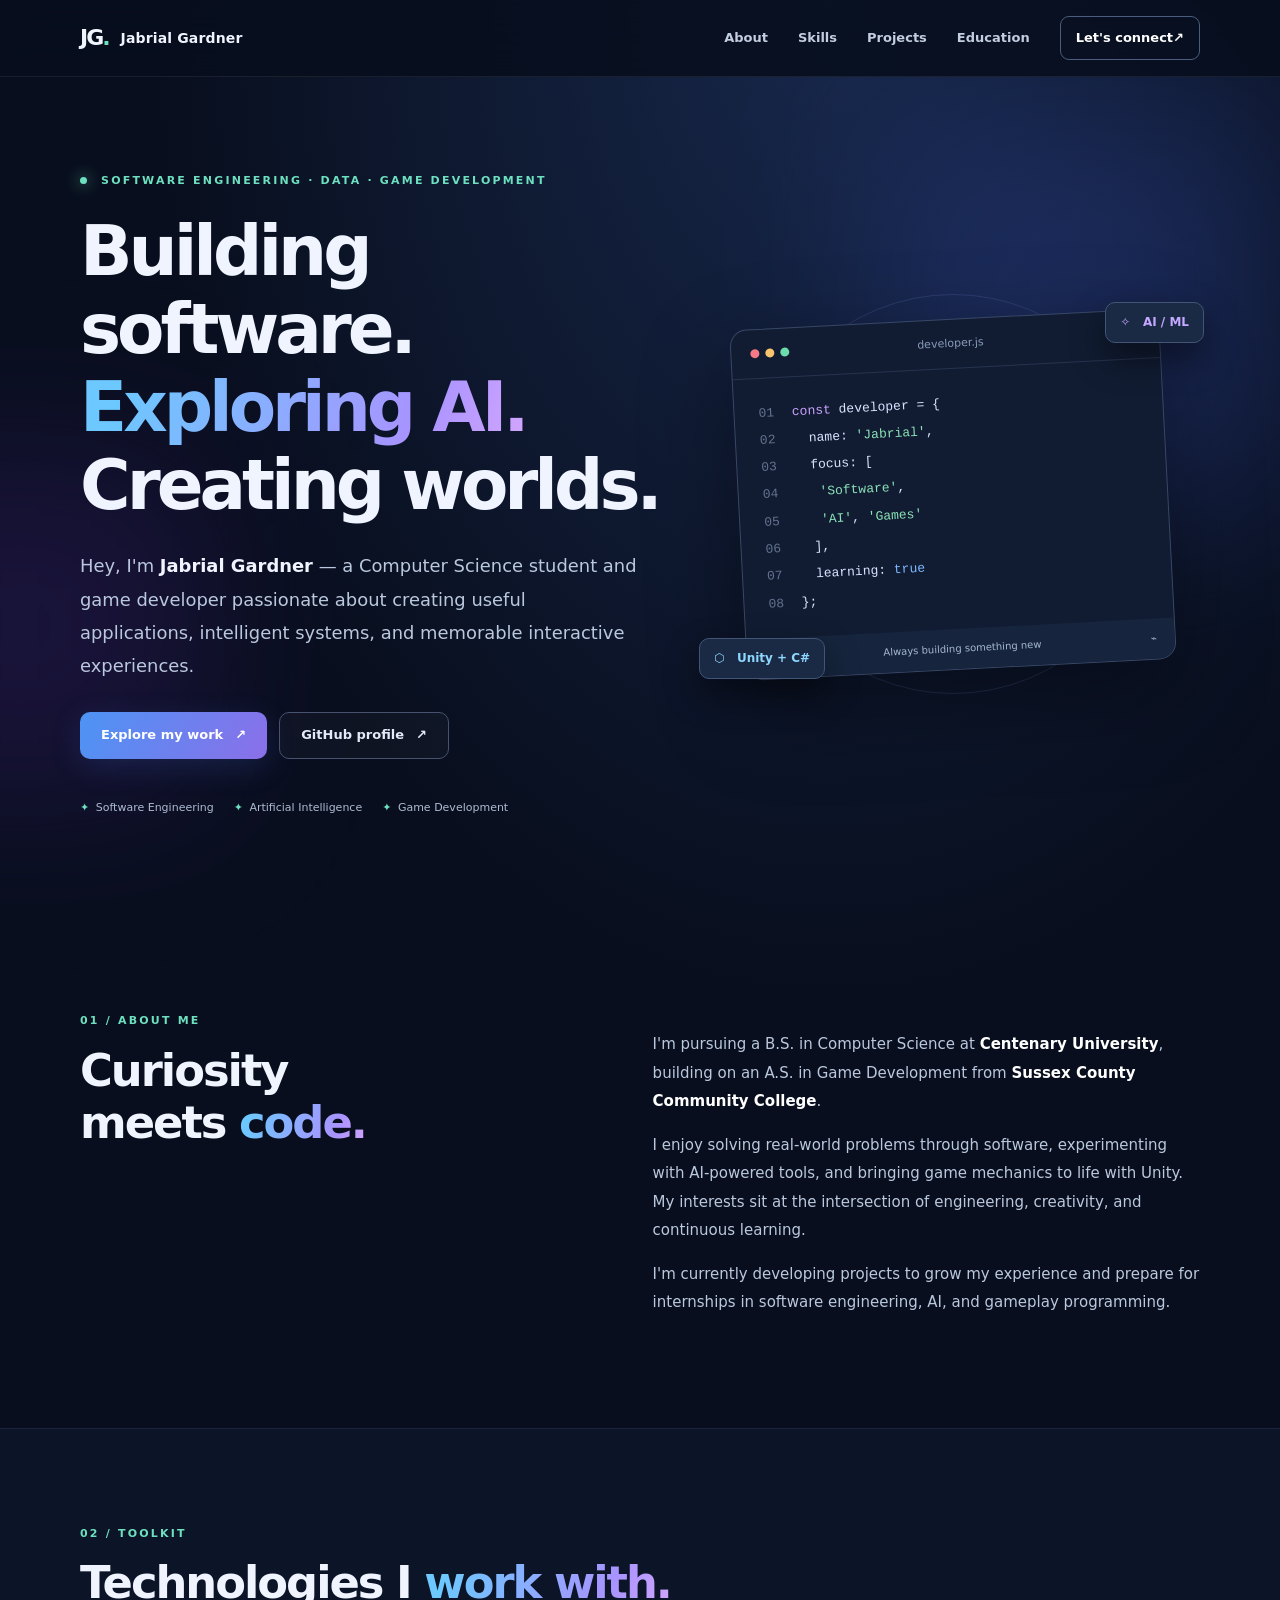
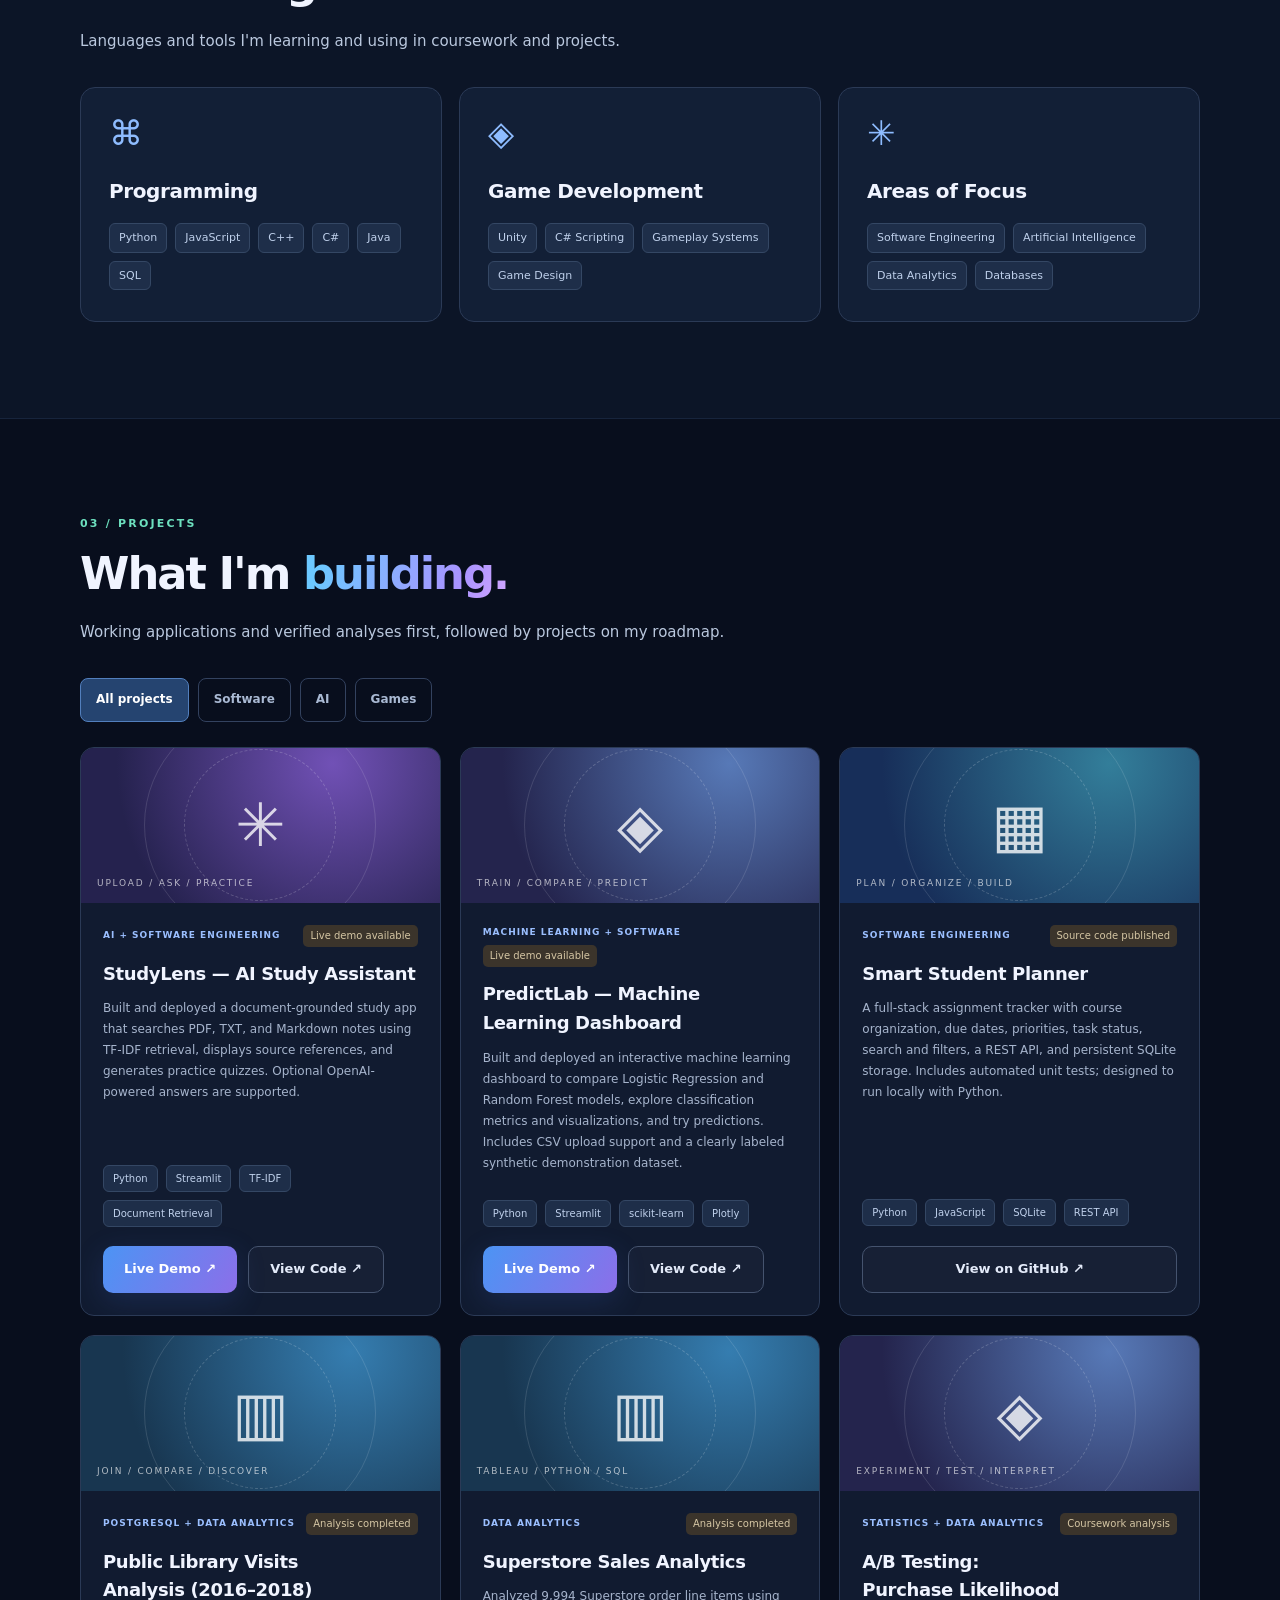
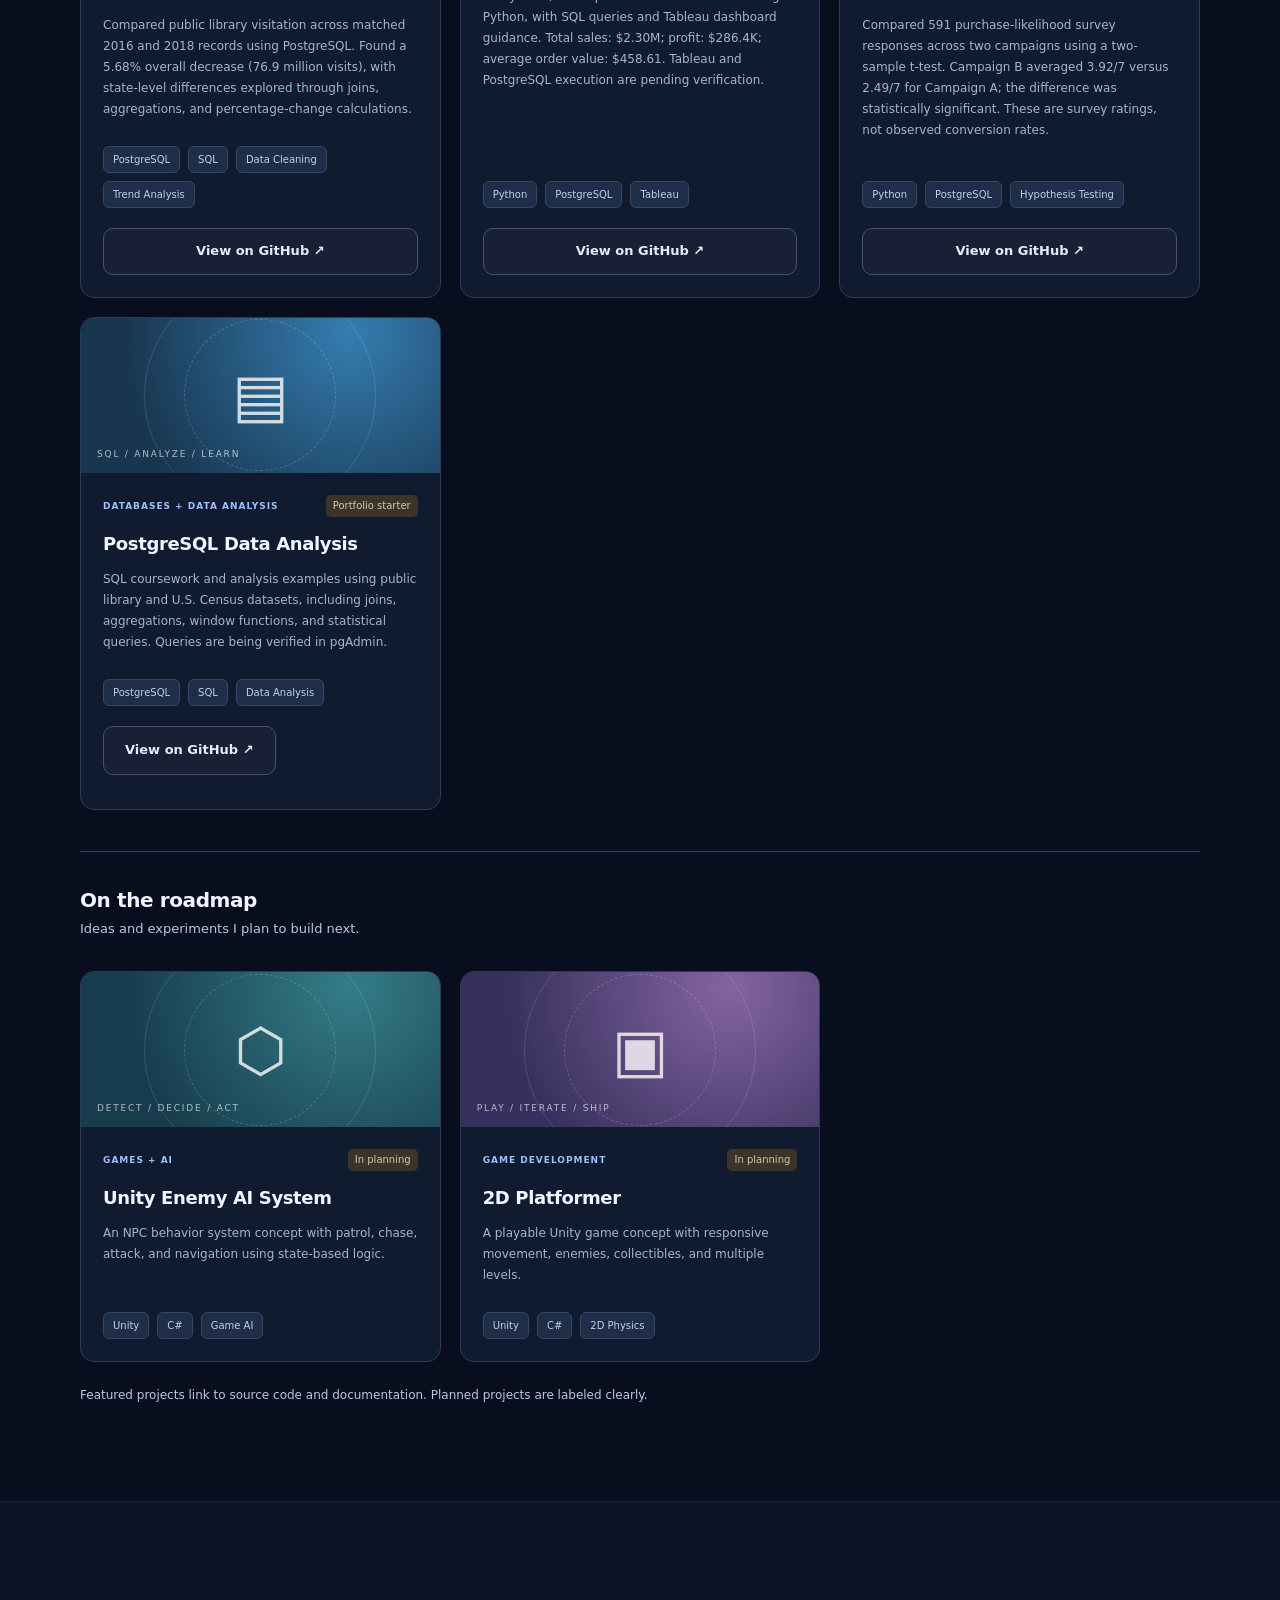
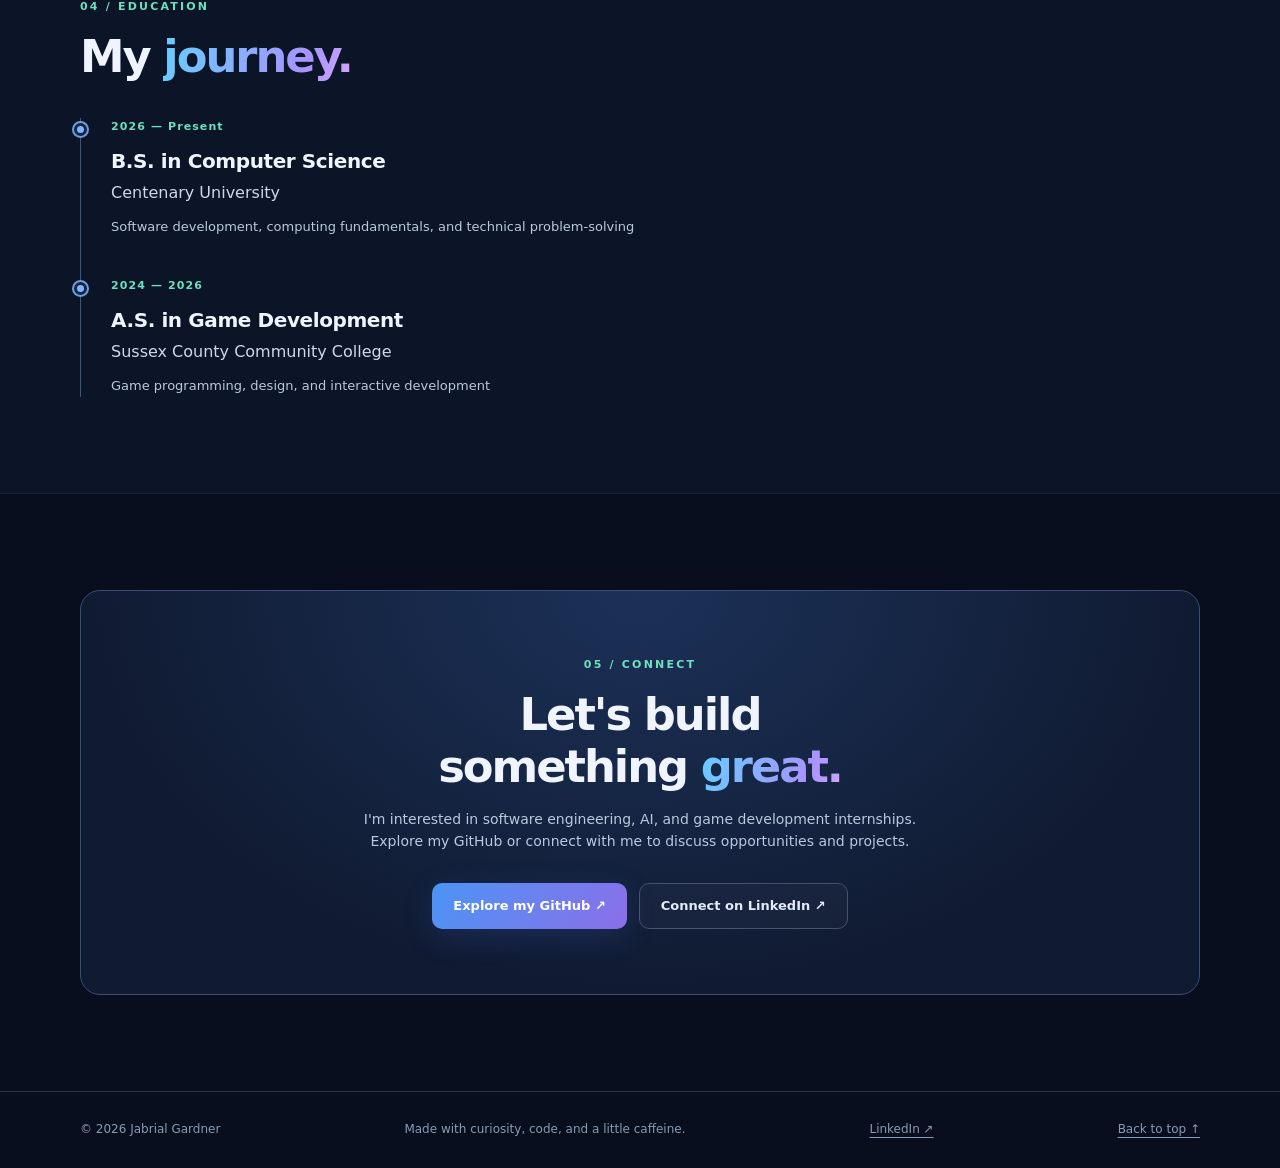
<file: index.html>
<!DOCTYPE html>

<html lang="en">
<head>
<meta charset="utf-8"/>
<meta content="width=device-width, initial-scale=1" name="viewport"/>
<meta content="#080e1d" name="theme-color"/>
<meta content="dark" name="color-scheme"/>
<meta content="Jabrial Gardner — computer science student exploring software engineering, artificial intelligence, and game development." name="description"/>
<title>Jabrial Gardner | Software • AI • Games</title>
<link href="style.css" rel="stylesheet"/>
<script defer="" src="script.js"></script>
</head>
<body>
<a class="skip-link" href="#main">Skip to content</a>
<div aria-hidden="true" class="glow glow-one"></div><div aria-hidden="true" class="glow glow-two"></div>
<header class="site-header">
<nav aria-label="Main navigation" class="nav wrap">
<a aria-label="Jabrial Gardner, home" class="brand" href="#home"><span class="brand-icon">JG<span class="brand-dot">.</span></span><span class="brand-name">Jabrial Gardner</span></a>
<button aria-controls="nav-links" aria-expanded="false" aria-label="Toggle menu" class="menu-toggle" type="button"><span></span><span></span><span></span></button>
<div class="nav-links" id="nav-links"><a href="#about">About</a><a href="#skills">Skills</a><a href="#projects">Projects</a><a href="#education">Education</a><a class="nav-contact" href="#contact">Let's connect <span aria-hidden="true">↗</span></a></div>
</nav>
</header>
<main id="main">
<section class="hero wrap" id="home">
<div class="hero-content">
<p class="eyebrow"><span class="status-dot"></span> SOFTWARE ENGINEERING · DATA · GAME DEVELOPMENT</p>
<h1>Building software.<br/><span class="gradient-text">Exploring AI.</span><br/>Creating worlds.</h1>
<p class="hero-intro">Hey, I'm <strong>Jabrial Gardner</strong> — a Computer Science student and game developer passionate about creating useful applications, intelligent systems, and memorable interactive experiences.</p>
<div class="hero-actions"><a class="btn btn-primary" href="#projects">Explore my work <span aria-hidden="true">↗</span></a><a class="btn btn-outline" href="https://github.com/Racks-work" rel="noopener noreferrer" target="_blank">GitHub profile <span aria-hidden="true">↗</span></a></div>
<div class="hero-meta"><span><span class="meta-mark">✦</span> Software Engineering</span><span><span class="meta-mark">✦</span> Artificial Intelligence</span><span><span class="meta-mark">✦</span> Game Development</span></div>
</div>
<div aria-label="Illustration of a developer workspace" class="hero-visual">
<div class="orbit orbit-one"></div><div class="orbit orbit-two"></div>
<div class="code-card"><div class="code-top"><span class="traffic"><i></i><i></i><i></i></span><span>developer.js</span><span class="code-dots">•••</span></div><div class="code-body"><div><span class="ln">01</span> <span class="purple">const</span> developer = {</div><div><span class="ln">02</span>   name: <span class="green">'Jabrial'</span>,</div><div><span class="ln">03</span>   focus: [</div><div><span class="ln">04</span>    <span class="green">'Software'</span>,</div><div><span class="ln">05</span>    <span class="green">'AI'</span>, <span class="green">'Games'</span></div><div><span class="ln">06</span>   ],</div><div><span class="ln">07</span>   learning: <span class="blue">true</span></div><div><span class="ln">08</span> };</div></div><div class="code-footer"><span>●</span> Always building something new <span>⌁</span></div></div>
<div class="float-chip chip-ai">✧   AI / ML</div><div class="float-chip chip-unity">⬡   Unity + C#</div>
</div>
</section>
<section class="section wrap" id="about"><div class="section-label">01 / ABOUT ME</div><div class="about-grid"><div><h2>Curiosity meets <span class="gradient-text">code.</span></h2></div><div class="about-copy"><p>I'm pursuing a B.S. in Computer Science at <strong>Centenary University</strong>, building on an A.S. in Game Development from <strong>Sussex County Community College</strong>.</p><p>I enjoy solving real-world problems through software, experimenting with AI-powered tools, and bringing game mechanics to life with Unity. My interests sit at the intersection of engineering, creativity, and continuous learning.</p><p>I'm currently developing projects to grow my experience and prepare for internships in software engineering, AI, and gameplay programming.</p></div></div></section>
<section class="section section-alt" id="skills"><div class="wrap"><div class="section-label">02 / TOOLKIT</div><div class="section-heading"><h2>Technologies I <span class="gradient-text">work with.</span></h2><p>Languages and tools I'm learning and using in coursework and projects.</p></div><div class="skills-grid"><article class="skill-card"><div class="skill-icon">⌘</div><h3>Programming</h3><div class="tag-list"><span>Python</span><span>JavaScript</span><span>C++</span><span>C#</span><span>Java</span><span>SQL</span></div></article><article class="skill-card"><div class="skill-icon">◈</div><h3>Game Development</h3><div class="tag-list"><span>Unity</span><span>C# Scripting</span><span>Gameplay Systems</span><span>Game Design</span></div></article><article class="skill-card"><div class="skill-icon">✳</div><h3>Areas of Focus</h3><div class="tag-list"><span>Software Engineering</span><span>Artificial Intelligence</span><span>Data Analytics</span><span>Databases</span></div></article></div></div></section>
<section class="section wrap" id="projects"><div class="section-label">03 / PROJECTS</div><div class="section-heading"><h2>What I'm <span class="gradient-text">building.</span></h2><p>Working applications and verified analyses first, followed by projects on my roadmap.</p></div><div aria-label="Filter projects" class="filter-bar" role="group"><button aria-pressed="true" class="filter active" data-filter="all">All projects</button><button aria-pressed="false" class="filter" data-filter="software">Software</button><button aria-pressed="false" class="filter" data-filter="ai">AI</button><button aria-pressed="false" class="filter" data-filter="games">Games</button></div><div class="project-grid"><article class="project-card" data-category="ai software"><div class="project-art art-study"><div class="art-icon">✳</div><span>UPLOAD / ASK / PRACTICE</span></div><div class="project-body"><div class="project-top"><span class="category">AI + SOFTWARE ENGINEERING</span><span class="status">Live demo available</span></div><h3>StudyLens — AI Study Assistant</h3><p>Built and deployed a document-grounded study app that searches PDF, TXT, and Markdown notes using TF-IDF retrieval, displays source references, and generates practice quizzes. Optional OpenAI-powered answers are supported.</p><div class="tech"><span>Python</span><span>Streamlit</span><span>TF-IDF</span><span>Document Retrieval</span></div><div class="project-actions"><a aria-label="Try StudyLens live demo" class="btn btn-primary" href="https://ai-study-assistant-hog2frvsqupkwhchdvicth.streamlit.app" rel="noopener noreferrer" target="_blank">Live Demo ↗</a><a aria-label="View StudyLens source code on GitHub" class="btn btn-outline" href="https://github.com/Racks-work/ai-study-assistant" rel="noopener noreferrer" target="_blank">View Code ↗</a></div></div></article><article class="project-card" data-category="ai software">
<div class="project-art art-ml"><div class="art-icon">◈</div><span>TRAIN / COMPARE / PREDICT</span></div>
<div class="project-body"><div class="project-top"><span class="category">MACHINE LEARNING + SOFTWARE</span><span class="status">Live demo available</span></div>
<h3>PredictLab — Machine Learning Dashboard</h3>
<p>Built and deployed an interactive machine learning dashboard to compare Logistic Regression and Random Forest models, explore classification metrics and visualizations, and try predictions. Includes CSV upload support and a clearly labeled synthetic demonstration dataset.</p>
<div class="tech"><span>Python</span><span>Streamlit</span><span>scikit-learn</span><span>Plotly</span></div>
<div class="project-actions"><a aria-label="Try PredictLab live demo" class="btn btn-primary" href="https://predictlab-racks.streamlit.app/" rel="noopener noreferrer" target="_blank">Live Demo ↗</a><a aria-label="View PredictLab source code on GitHub" class="btn btn-outline" href="https://github.com/Racks-work/ml-prediction-dashboard" rel="noopener noreferrer" target="_blank">View Code ↗</a></div>
</div></article><article class="project-card" data-category="software"><div class="project-art art-planner"><div class="art-icon">▦</div><span>PLAN / ORGANIZE / BUILD</span></div><div class="project-body"><div class="project-top"><span class="category">SOFTWARE ENGINEERING</span><span class="status">Source code published</span></div><h3>Smart Student Planner</h3><p>A full-stack assignment tracker with course organization, due dates, priorities, task status, search and filters, a REST API, and persistent SQLite storage. Includes automated unit tests; designed to run locally with Python.</p><div class="tech"><span>Python</span><span>JavaScript</span><span>SQLite</span><span>REST API</span></div><a class="btn btn-outline" href="https://github.com/Racks-work/smart-student-planner" rel="noopener noreferrer" target="_blank">View on GitHub ↗</a></div></article><article class="project-card" data-category="software"><div class="project-art art-data"><div class="art-icon">▥</div><span>JOIN / COMPARE / DISCOVER</span></div><div class="project-body"><div class="project-top"><span class="category">POSTGRESQL + DATA ANALYTICS</span><span class="status">Analysis completed</span></div><h3>Public Library Visits Analysis (2016–2018)</h3><p>Compared public library visitation across matched 2016 and 2018 records using PostgreSQL. Found a 5.68% overall decrease (76.9 million visits), with state-level differences explored through joins, aggregations, and percentage-change calculations.</p><div class="tech"><span>PostgreSQL</span><span>SQL</span><span>Data Cleaning</span><span>Trend Analysis</span></div><a class="btn btn-outline" href="https://github.com/Racks-work/postgresql-data-analysis" rel="noopener noreferrer" target="_blank">View on GitHub ↗</a></div></article><article class="project-card" data-category="software"><div class="project-art art-data"><div class="art-icon">▥</div><span>TABLEAU / PYTHON / SQL</span></div><div class="project-body"><div class="project-top"><span class="category">DATA ANALYTICS</span><span class="status">Analysis completed</span></div><h3>Superstore Sales Analytics</h3><p>Analyzed 9,994 Superstore order line items using Python, with SQL queries and Tableau dashboard guidance. Total sales: $2.30M; profit: $286.4K; average order value: $458.61. Tableau and PostgreSQL execution are pending verification.</p><div class="tech"><span>Python</span><span>PostgreSQL</span><span>Tableau</span></div><a class="btn btn-outline" href="https://github.com/Racks-work/superstore-sales-analytics" rel="noopener noreferrer" target="_blank">View on GitHub ↗</a></div></article><article class="project-card" data-category="ai software"><div class="project-art art-ml"><div class="art-icon">◈</div><span>EXPERIMENT / TEST / INTERPRET</span></div><div class="project-body"><div class="project-top"><span class="category">STATISTICS + DATA ANALYTICS</span><span class="status">Coursework analysis</span></div><h3>A/B Testing: Purchase Likelihood</h3><p>Compared 591 purchase-likelihood survey responses across two campaigns using a two-sample t-test. Campaign B averaged 3.92/7 versus 2.49/7 for Campaign A; the difference was statistically significant. These are survey ratings, not observed conversion rates.</p><div class="tech"><span>Python</span><span>PostgreSQL</span><span>Hypothesis Testing</span></div><a class="btn btn-outline" href="https://github.com/Racks-work/ab-testing-analysis" rel="noopener noreferrer" target="_blank">View on GitHub ↗</a></div></article><article class="project-card" data-category="software"><div class="project-art art-data"><div class="art-icon">▤</div><span>SQL / ANALYZE / LEARN</span></div><div class="project-body"><div class="project-top"><span class="category">DATABASES + DATA ANALYSIS</span><span class="status">Portfolio starter</span></div><h3>PostgreSQL Data Analysis</h3><p>SQL coursework and analysis examples using public library and U.S. Census datasets, including joins, aggregations, window functions, and statistical queries. Queries are being verified in pgAdmin.</p><div class="tech"><span>PostgreSQL</span><span>SQL</span><span>Data Analysis</span></div><p><a aria-label="View PostgreSQL Data Analysis on GitHub" class="btn btn-outline" href="https://github.com/Racks-work/postgresql-data-analysis" rel="noopener noreferrer" target="_blank">View on GitHub ↗</a></p></div></article><div class="planned-heading"><h3>On the roadmap</h3><p>Ideas and experiments I plan to build next.</p></div><article class="project-card" data-category="games ai"><div class="project-art art-npc"><div class="art-icon">⬡</div><span>DETECT / DECIDE / ACT</span></div><div class="project-body"><div class="project-top"><span class="category">GAMES + AI</span><span class="status">In planning</span></div><h3>Unity Enemy AI System</h3><p>An NPC behavior system concept with patrol, chase, attack, and navigation using state-based logic.</p><div class="tech"><span>Unity</span><span>C#</span><span>Game AI</span></div></div></article><article class="project-card" data-category="games"><div class="project-art art-platformer"><div class="art-icon">▣</div><span>PLAY / ITERATE / SHIP</span></div><div class="project-body"><div class="project-top"><span class="category">GAME DEVELOPMENT</span><span class="status">In planning</span></div><h3>2D Platformer</h3><p>A playable Unity game concept with responsive movement, enemies, collectibles, and multiple levels.</p><div class="tech"><span>Unity</span><span>C#</span><span>2D Physics</span></div></div></article></div><div class="project-note">Featured projects link to source code and documentation. Planned projects are labeled clearly.</div></section>
<section class="section section-alt" id="education"><div class="wrap"><div class="section-label">04 / EDUCATION</div><div class="section-heading"><h2>My <span class="gradient-text">journey.</span></h2></div><div class="timeline"><div class="timeline-item"><div class="timeline-dot"></div><div><div class="timeline-date">2026 — Present</div><h3>B.S. in Computer Science</h3><p>Centenary University</p><span>Software development, computing fundamentals, and technical problem-solving</span></div></div><div class="timeline-item"><div class="timeline-dot"></div><div><div class="timeline-date">2024 — 2026</div><h3>A.S. in Game Development</h3><p>Sussex County Community College</p><span>Game programming, design, and interactive development</span></div></div></div></div></section>
<section class="section wrap contact-section" id="contact"><div class="contact-panel"><div class="section-label">05 / CONNECT</div><h2>Let's build something <span class="gradient-text">great.</span></h2><p>I'm interested in software engineering, AI, and game development internships. Explore my GitHub or connect with me to discuss opportunities and projects.</p><div class="contact-actions"><a class="btn btn-primary" href="https://github.com/Racks-work" rel="noopener noreferrer" target="_blank">Explore my GitHub ↗</a><a class="btn btn-outline" href="https://www.linkedin.com/in/jabrial-gardner-47481b213/" rel="noopener noreferrer" target="_blank" aria-label="Connect with Jabrial Gardner on LinkedIn">Connect on LinkedIn ↗</a></div></div></section>
</main>
<footer class="footer"><div class="wrap footer-inner"><span>© <span id="year">2026</span> Jabrial Gardner</span><span>Made with curiosity, code, and a little caffeine.</span><a href="https://www.linkedin.com/in/jabrial-gardner-47481b213/" rel="noopener noreferrer" target="_blank" aria-label="Jabrial Gardner on LinkedIn">LinkedIn ↗</a><a href="#home">Back to top ↑</a></div></footer>
</body>
</html>
</file>
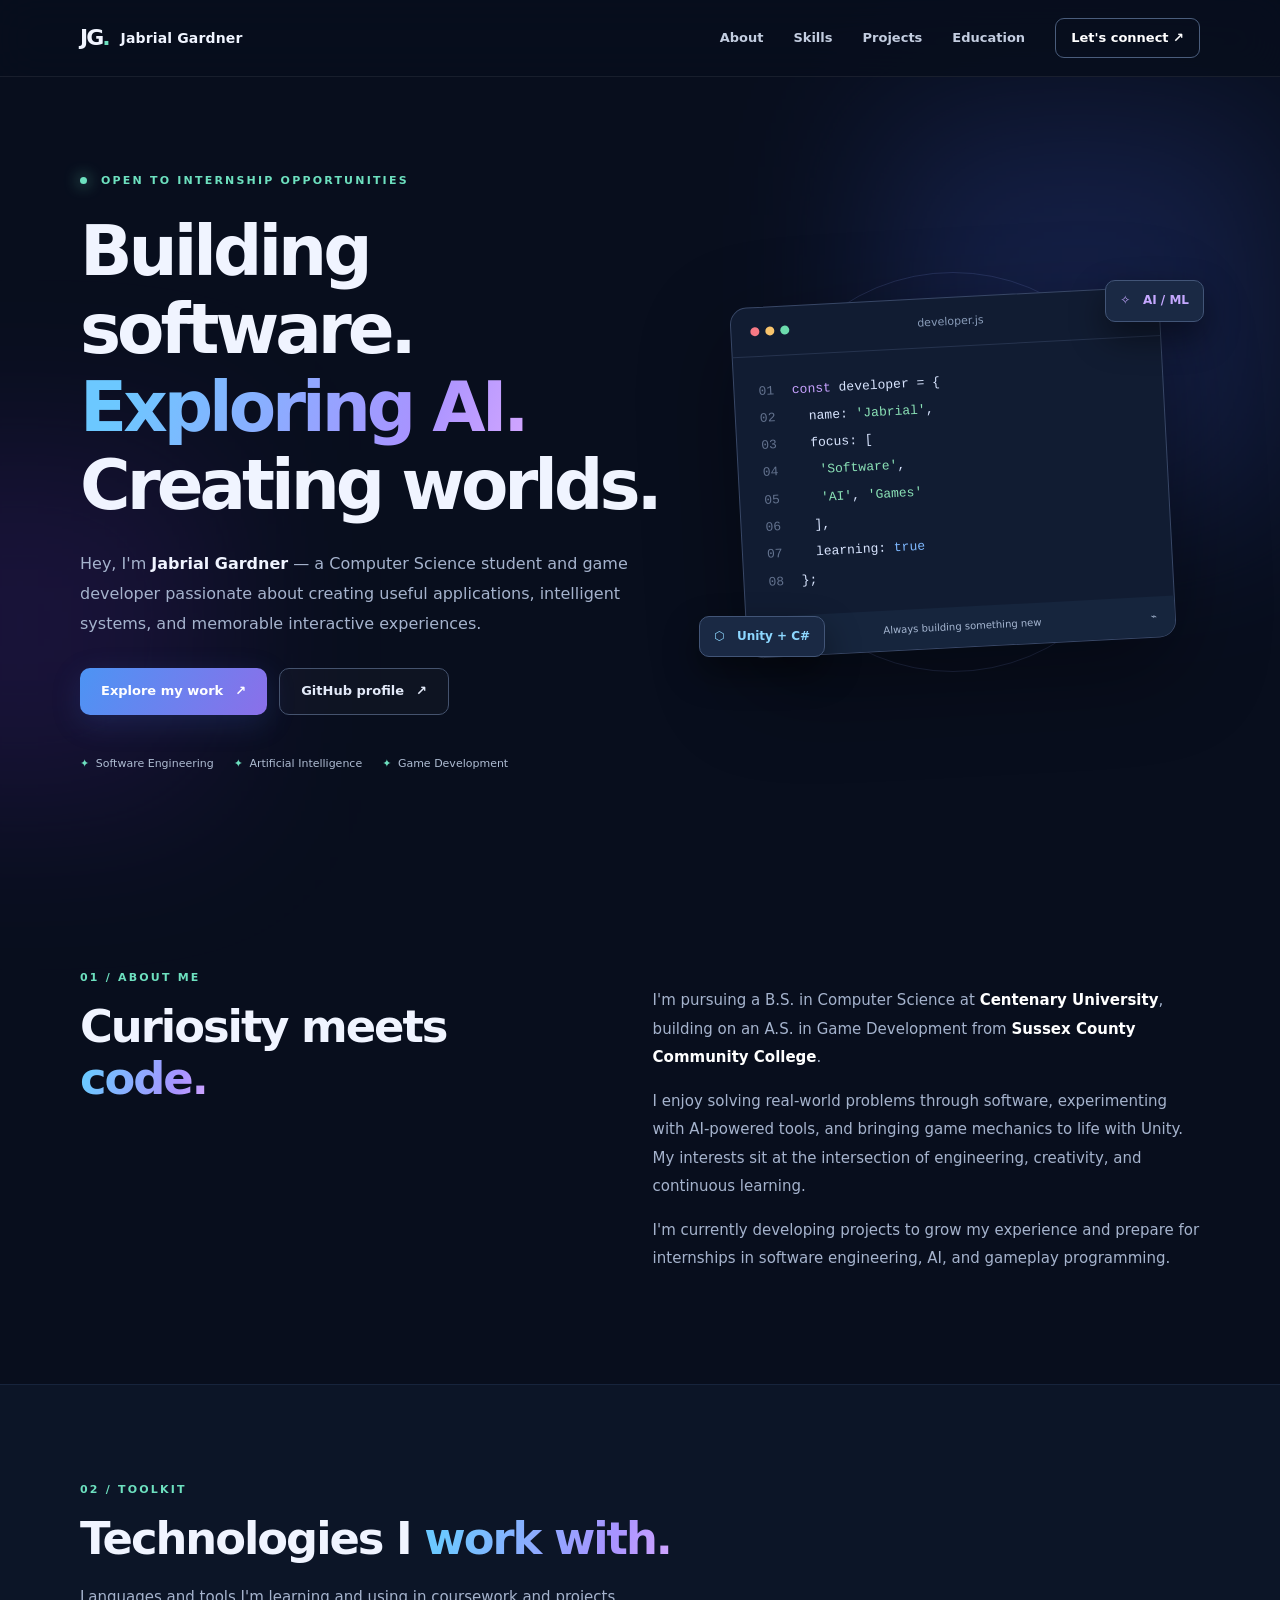
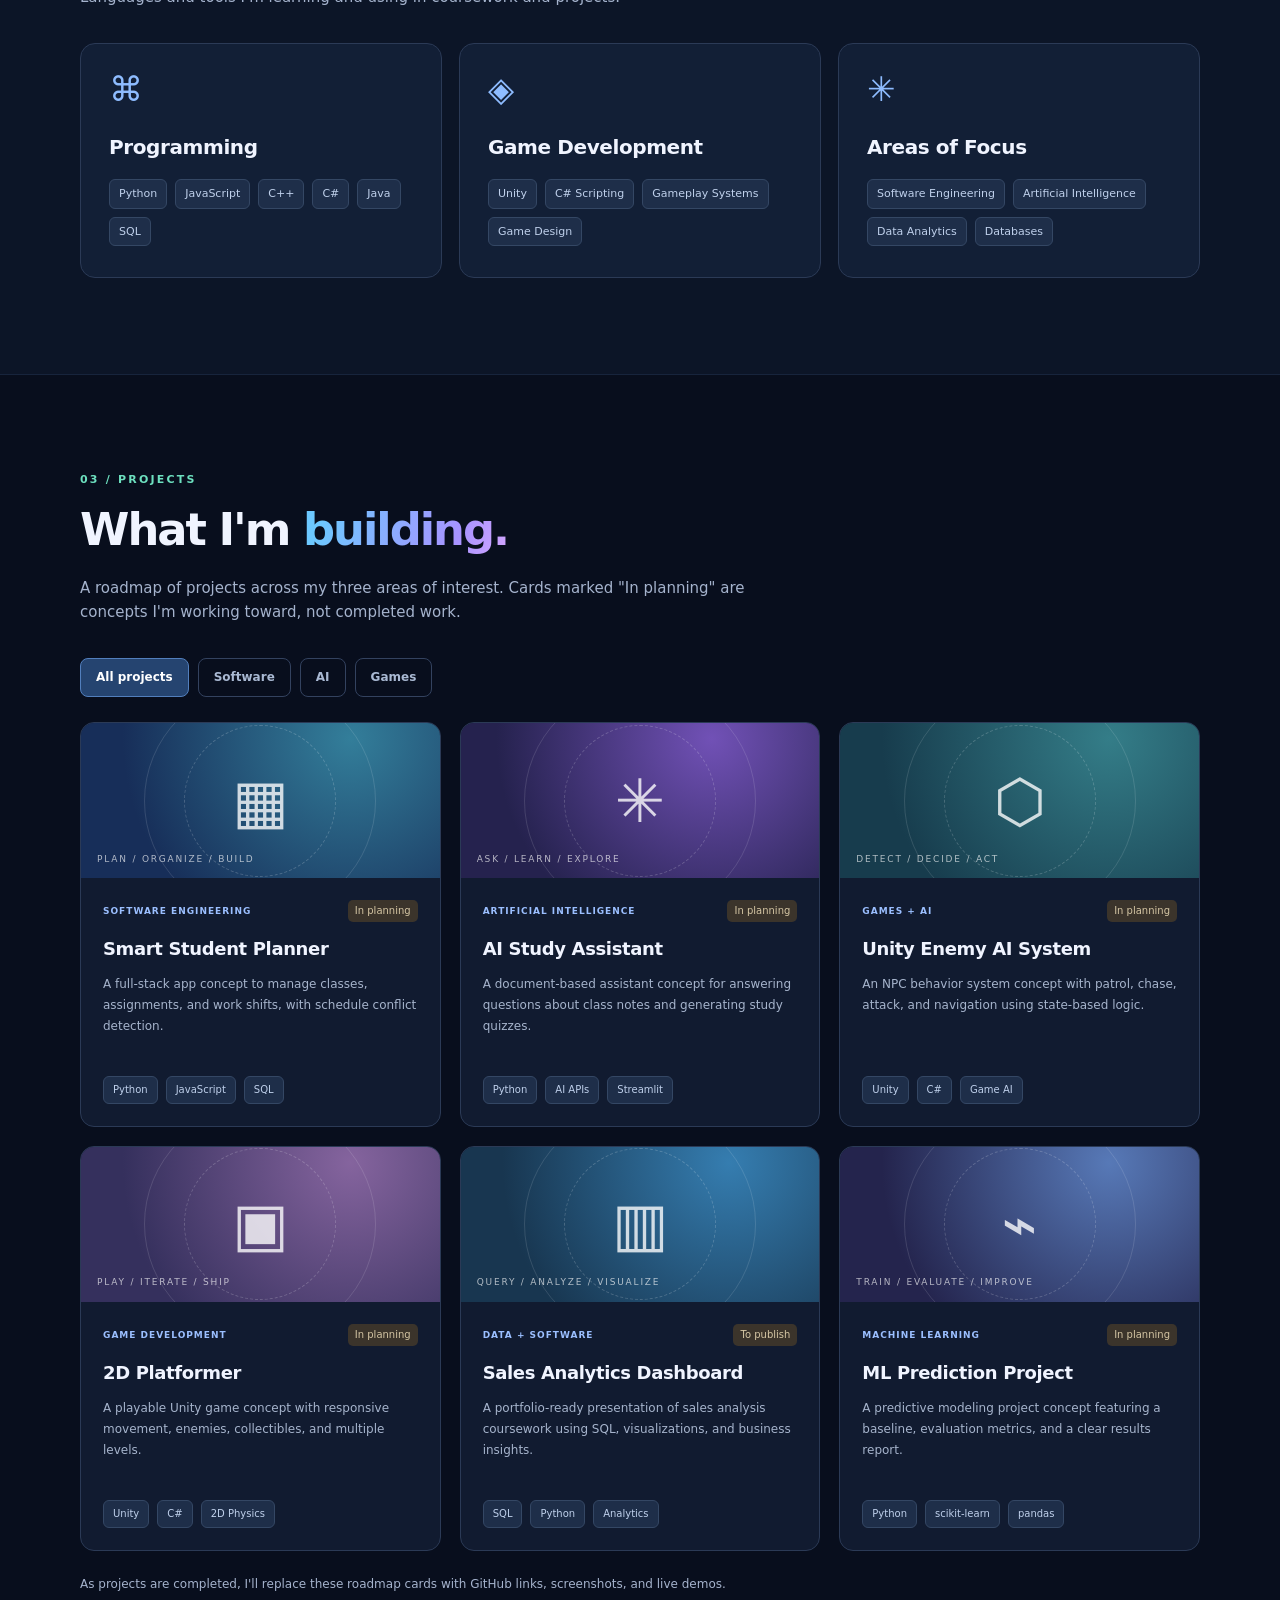
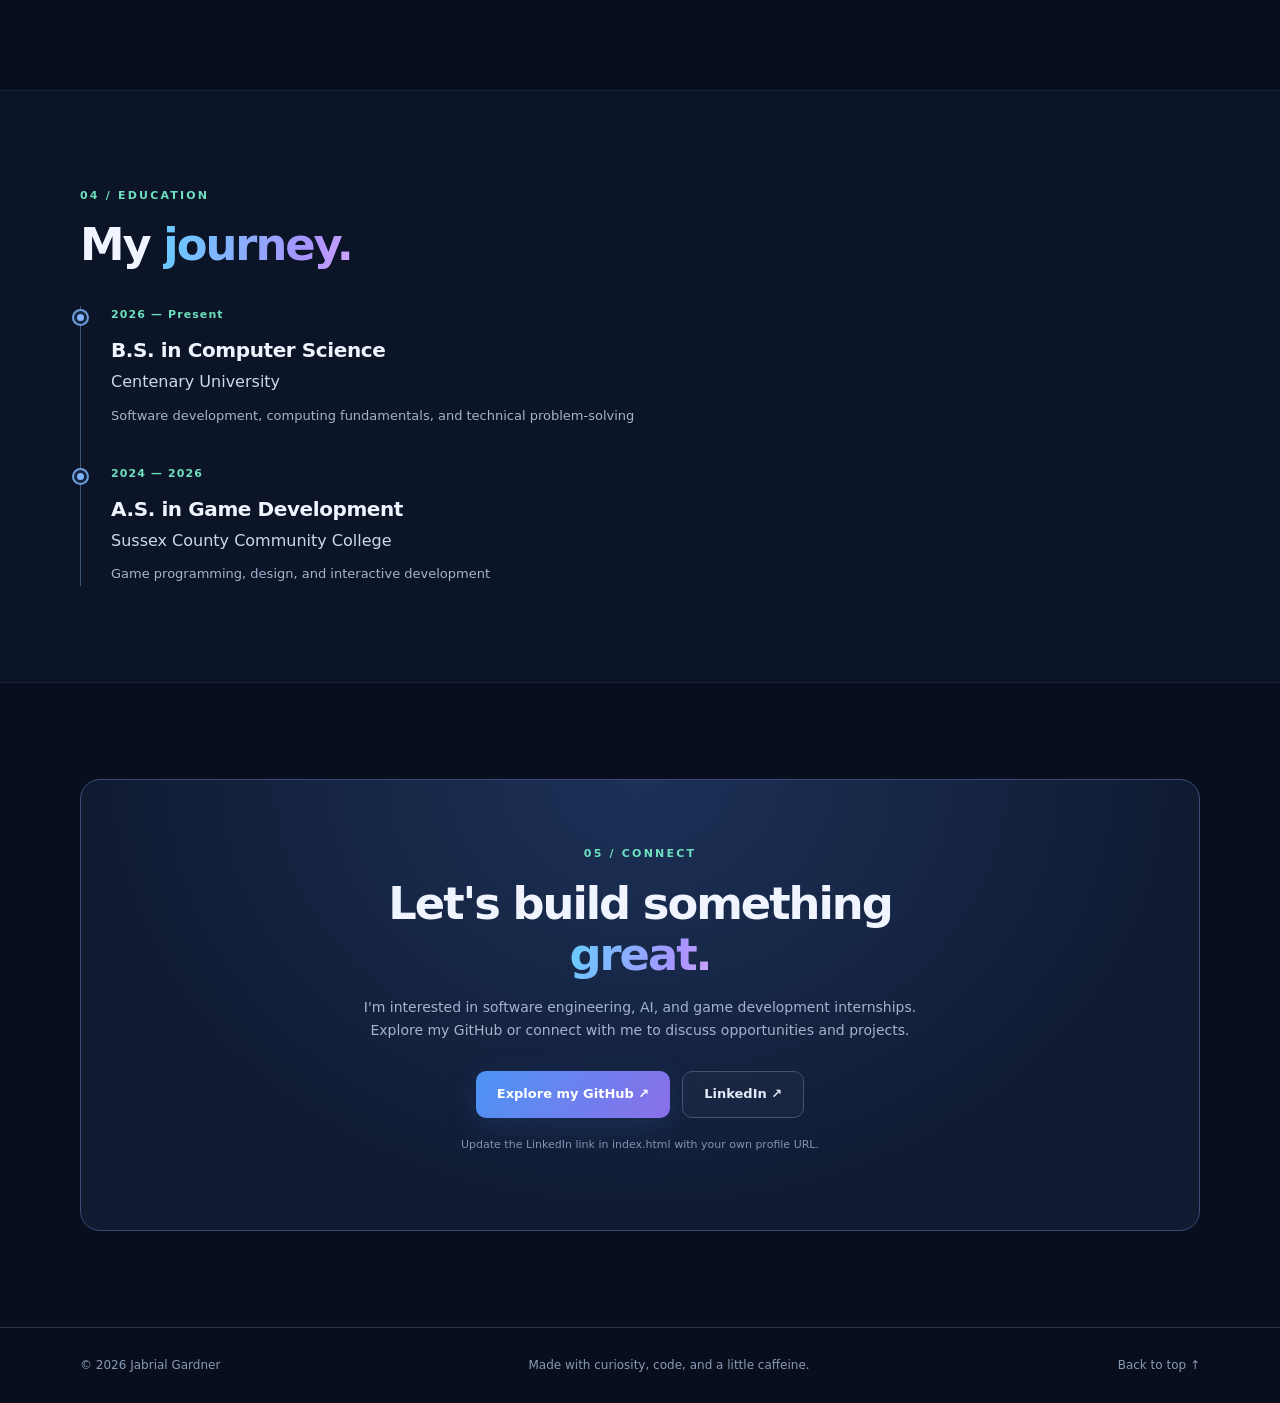
<file: racks-portfolio/index.html>
<!doctype html>
<html lang="en">
<head>
  <meta charset="utf-8">
  <meta name="viewport" content="width=device-width, initial-scale=1">
  <meta name="theme-color" content="#080e1d">
  <meta name="description" content="Jabrial Gardner — computer science student exploring software engineering, artificial intelligence, and game development.">
  <title>Jabrial Gardner | Software • AI • Games</title>
  <link rel="stylesheet" href="style.css">
  <script defer src="script.js"></script>
</head>
<body>
  <a class="skip-link" href="#main">Skip to content</a>
  <div class="glow glow-one" aria-hidden="true"></div><div class="glow glow-two" aria-hidden="true"></div>
  <header class="site-header">
    <nav class="nav wrap" aria-label="Main navigation">
      <a class="brand" href="#home" aria-label="Jabrial Gardner, home"><span class="brand-icon">JG<span class="brand-dot">.</span></span><span class="brand-name">Jabrial Gardner</span></a>
      <button class="menu-toggle" aria-expanded="false" aria-controls="nav-links" aria-label="Toggle menu"><span></span><span></span><span></span></button>
      <div class="nav-links" id="nav-links"><a href="#about">About</a><a href="#skills">Skills</a><a href="#projects">Projects</a><a href="#education">Education</a><a class="nav-contact" href="#contact">Let's connect <span aria-hidden="true">↗</span></a></div>
    </nav>
  </header>
  <main id="main">
    <section class="hero wrap" id="home">
      <div class="hero-content">
        <p class="eyebrow"><span class="status-dot"></span> OPEN TO INTERNSHIP OPPORTUNITIES</p>
        <h1>Building software.<br><span class="gradient-text">Exploring AI.</span><br>Creating worlds.</h1>
        <p class="hero-intro">Hey, I'm <strong>Jabrial Gardner</strong> — a Computer Science student and game developer passionate about creating useful applications, intelligent systems, and memorable interactive experiences.</p>
        <div class="hero-actions"><a class="btn btn-primary" href="#projects">Explore my work <span aria-hidden="true">↗</span></a><a class="btn btn-outline" href="https://github.com/Racks-work" target="_blank" rel="noopener noreferrer">GitHub profile <span aria-hidden="true">↗</span></a></div>
        <div class="hero-meta"><span><span class="meta-mark">✦</span> Software Engineering</span><span><span class="meta-mark">✦</span> Artificial Intelligence</span><span><span class="meta-mark">✦</span> Game Development</span></div>
      </div>
      <div class="hero-visual" aria-label="Illustration of a developer workspace">
        <div class="orbit orbit-one"></div><div class="orbit orbit-two"></div>
        <div class="code-card"><div class="code-top"><span class="traffic"><i></i><i></i><i></i></span><span>developer.js</span><span class="code-dots">•••</span></div><div class="code-body"><div><span class="ln">01</span> <span class="purple">const</span> developer = {</div><div><span class="ln">02</span> &nbsp; name: <span class="green">'Jabrial'</span>,</div><div><span class="ln">03</span> &nbsp; focus: [</div><div><span class="ln">04</span> &nbsp;&nbsp; <span class="green">'Software'</span>,</div><div><span class="ln">05</span> &nbsp;&nbsp; <span class="green">'AI'</span>, <span class="green">'Games'</span></div><div><span class="ln">06</span> &nbsp; ],</div><div><span class="ln">07</span> &nbsp; learning: <span class="blue">true</span></div><div><span class="ln">08</span> };</div></div><div class="code-footer"><span>●</span> Always building something new <span>⌁</span></div></div>
        <div class="float-chip chip-ai">✧ &nbsp; AI / ML</div><div class="float-chip chip-unity">⬡ &nbsp; Unity + C#</div>
      </div>
    </section>
    <section class="section wrap" id="about"><div class="section-label">01 / ABOUT ME</div><div class="about-grid"><div><h2>Curiosity meets <span class="gradient-text">code.</span></h2></div><div class="about-copy"><p>I'm pursuing a B.S. in Computer Science at <strong>Centenary University</strong>, building on an A.S. in Game Development from <strong>Sussex County Community College</strong>.</p><p>I enjoy solving real-world problems through software, experimenting with AI-powered tools, and bringing game mechanics to life with Unity. My interests sit at the intersection of engineering, creativity, and continuous learning.</p><p>I'm currently developing projects to grow my experience and prepare for internships in software engineering, AI, and gameplay programming.</p></div></div></section>
    <section class="section section-alt" id="skills"><div class="wrap"><div class="section-label">02 / TOOLKIT</div><div class="section-heading"><h2>Technologies I <span class="gradient-text">work with.</span></h2><p>Languages and tools I'm learning and using in coursework and projects.</p></div><div class="skills-grid"><article class="skill-card"><div class="skill-icon">⌘</div><h3>Programming</h3><div class="tag-list"><span>Python</span><span>JavaScript</span><span>C++</span><span>C#</span><span>Java</span><span>SQL</span></div></article><article class="skill-card"><div class="skill-icon">◈</div><h3>Game Development</h3><div class="tag-list"><span>Unity</span><span>C# Scripting</span><span>Gameplay Systems</span><span>Game Design</span></div></article><article class="skill-card"><div class="skill-icon">✳</div><h3>Areas of Focus</h3><div class="tag-list"><span>Software Engineering</span><span>Artificial Intelligence</span><span>Data Analytics</span><span>Databases</span></div></article></div></div></section>
    <section class="section wrap" id="projects"><div class="section-label">03 / PROJECTS</div><div class="section-heading"><h2>What I'm <span class="gradient-text">building.</span></h2><p>A roadmap of projects across my three areas of interest. Cards marked "In planning" are concepts I'm working toward, not completed work.</p></div><div class="filter-bar" role="group" aria-label="Filter projects"><button class="filter active" data-filter="all" aria-pressed="true">All projects</button><button class="filter" data-filter="software" aria-pressed="false">Software</button><button class="filter" data-filter="ai" aria-pressed="false">AI</button><button class="filter" data-filter="games" aria-pressed="false">Games</button></div><div class="project-grid">
      <article class="project-card" data-category="software"><div class="project-art art-planner"><div class="art-icon">▦</div><span>PLAN / ORGANIZE / BUILD</span></div><div class="project-body"><div class="project-top"><span class="category">SOFTWARE ENGINEERING</span><span class="status">In planning</span></div><h3>Smart Student Planner</h3><p>A full-stack app concept to manage classes, assignments, and work shifts, with schedule conflict detection.</p><div class="tech"><span>Python</span><span>JavaScript</span><span>SQL</span></div></div></article>
      <article class="project-card" data-category="ai"><div class="project-art art-study"><div class="art-icon">✳</div><span>ASK / LEARN / EXPLORE</span></div><div class="project-body"><div class="project-top"><span class="category">ARTIFICIAL INTELLIGENCE</span><span class="status">In planning</span></div><h3>AI Study Assistant</h3><p>A document-based assistant concept for answering questions about class notes and generating study quizzes.</p><div class="tech"><span>Python</span><span>AI APIs</span><span>Streamlit</span></div></div></article>
      <article class="project-card" data-category="games ai"><div class="project-art art-npc"><div class="art-icon">⬡</div><span>DETECT / DECIDE / ACT</span></div><div class="project-body"><div class="project-top"><span class="category">GAMES + AI</span><span class="status">In planning</span></div><h3>Unity Enemy AI System</h3><p>An NPC behavior system concept with patrol, chase, attack, and navigation using state-based logic.</p><div class="tech"><span>Unity</span><span>C#</span><span>Game AI</span></div></div></article>
      <article class="project-card" data-category="games"><div class="project-art art-platformer"><div class="art-icon">▣</div><span>PLAY / ITERATE / SHIP</span></div><div class="project-body"><div class="project-top"><span class="category">GAME DEVELOPMENT</span><span class="status">In planning</span></div><h3>2D Platformer</h3><p>A playable Unity game concept with responsive movement, enemies, collectibles, and multiple levels.</p><div class="tech"><span>Unity</span><span>C#</span><span>2D Physics</span></div></div></article>
      <article class="project-card" data-category="software"><div class="project-art art-data"><div class="art-icon">▥</div><span>QUERY / ANALYZE / VISUALIZE</span></div><div class="project-body"><div class="project-top"><span class="category">DATA + SOFTWARE</span><span class="status">To publish</span></div><h3>Sales Analytics Dashboard</h3><p>A portfolio-ready presentation of sales analysis coursework using SQL, visualizations, and business insights.</p><div class="tech"><span>SQL</span><span>Python</span><span>Analytics</span></div></div></article>
      <article class="project-card" data-category="ai"><div class="project-art art-ml"><div class="art-icon">⌁</div><span>TRAIN / EVALUATE / IMPROVE</span></div><div class="project-body"><div class="project-top"><span class="category">MACHINE LEARNING</span><span class="status">In planning</span></div><h3>ML Prediction Project</h3><p>A predictive modeling project concept featuring a baseline, evaluation metrics, and a clear results report.</p><div class="tech"><span>Python</span><span>scikit-learn</span><span>pandas</span></div></div></article>
    </div><div class="project-note">As projects are completed, I'll replace these roadmap cards with GitHub links, screenshots, and live demos.</div></section>
    <section class="section section-alt" id="education"><div class="wrap"><div class="section-label">04 / EDUCATION</div><div class="section-heading"><h2>My <span class="gradient-text">journey.</span></h2></div><div class="timeline"><div class="timeline-item"><div class="timeline-dot"></div><div><div class="timeline-date">2026 — Present</div><h3>B.S. in Computer Science</h3><p>Centenary University</p><span>Software development, computing fundamentals, and technical problem-solving</span></div></div><div class="timeline-item"><div class="timeline-dot"></div><div><div class="timeline-date">2024 — 2026</div><h3>A.S. in Game Development</h3><p>Sussex County Community College</p><span>Game programming, design, and interactive development</span></div></div></div></div></section>
    <section class="section wrap contact-section" id="contact"><div class="contact-panel"><div class="section-label">05 / CONNECT</div><h2>Let's build something <span class="gradient-text">great.</span></h2><p>I'm interested in software engineering, AI, and game development internships. Explore my GitHub or connect with me to discuss opportunities and projects.</p><div class="contact-actions"><a class="btn btn-primary" href="https://github.com/Racks-work" target="_blank" rel="noopener noreferrer">Explore my GitHub ↗</a><a class="btn btn-outline" href="https://www.linkedin.com/" target="_blank" rel="noopener noreferrer" title="Replace with your personal LinkedIn URL">LinkedIn ↗</a></div><p class="contact-hint">Update the LinkedIn link in index.html with your own profile URL.</p></div></section>
  </main>
  <footer class="footer"><div class="wrap footer-inner"><span>© <span id="year">2026</span> Jabrial Gardner</span><span>Made with curiosity, code, and a little caffeine.</span><a href="#home">Back to top ↑</a></div></footer>
</body>
</html>
</file>
<file: style.css>
:root{color-scheme:dark;--bg:#080e1d;--surface:#101a30;--surface2:#111e36;--border:#28334b;--text:#f0f4ff;--muted:#a5b3cd;--blue:#64a8ff;--purple:#b18cff;--mint:#6de0bf}*{box-sizing:border-box}html{scroll-behavior:smooth;scroll-padding-top:92px}body{margin:0;background:var(--bg);color:var(--text);font-family:Inter,ui-sans-serif,system-ui,-apple-system,BlinkMacSystemFont,"Segoe UI",sans-serif;line-height:1.6;overflow-x:hidden}a{color:inherit;text-decoration:none}button{font:inherit}button:focus-visible,a:focus-visible{outline:3px solid var(--mint);outline-offset:4px}.wrap{width:min(1120px,calc(100% - 48px));margin-inline:auto}.skip-link{position:absolute;top:-100px;left:15px;background:white;color:black;padding:10px;z-index:100}.skip-link:focus{top:10px}.glow{position:absolute;pointer-events:none;filter:blur(85px);opacity:.25;z-index:-1}.glow-one{top:110px;right:0;width:400px;height:400px;background:#3952bc}.glow-two{top:450px;left:-170px;width:380px;height:350px;background:#4d238e}.site-header{position:sticky;top:0;z-index:20;background:rgba(8,14,29,.87);backdrop-filter:blur(20px);border-bottom:1px solid rgba(255,255,255,.07)}.nav{height:76px;display:flex;align-items:center;justify-content:space-between;gap:24px}.brand{display:flex;align-items:center;gap:12px;font-weight:800;white-space:nowrap}.brand-icon{font-size:22px;letter-spacing:-2px}.brand-dot{color:var(--mint)}.brand-name{font-size:14px;letter-spacing:.01em}.nav-links{display:flex;align-items:center;gap:30px}.nav-links a{font-size:13px;color:#c3cde0;font-weight:600;transition:color .2s}.nav-links a:hover{color:white}.nav-links .nav-contact{border:1px solid #4a5d7c;border-radius:9px;padding:9px 15px;color:white}.menu-toggle{display:none}.hero{min-height:630px;display:grid;grid-template-columns:1.18fr 1fr;gap:45px;align-items:center;padding-block:95px 100px}.eyebrow,.section-label{font-size:11px;letter-spacing:.2em;color:var(--mint);font-weight:800}.status-dot{display:inline-block;width:7px;height:7px;border-radius:50%;background:var(--mint);margin-right:8px;box-shadow:0 0 15px var(--mint)}h1,h2,h3,p{margin-top:0}h1{font-size:clamp(42px,5.5vw,69px);letter-spacing:-.058em;line-height:1.13;margin:23px 0 25px}h2{font-size:clamp(30px,3.5vw,46px);line-height:1.16;letter-spacing:-.045em;margin:15px 0 20px}h3{font-size:20px;letter-spacing:-.02em}.gradient-text{background:linear-gradient(110deg,#6cc8ff 10%,#a893ff 75%,#d3a6ff);color:transparent;background-clip:text;-webkit-background-clip:text}.hero-intro{color:var(--muted);font-size:16px;max-width:560px;line-height:1.85}.hero-intro strong{color:#f0f4ff}.hero-actions,.contact-actions{display:flex;flex-wrap:wrap;gap:12px;margin-top:30px}.btn{display:inline-flex;align-items:center;justify-content:center;gap:12px;border-radius:10px;padding:12px 21px;font-size:13px;font-weight:800;transition:transform .2s,background .2s}.btn:hover{transform:translateY(-2px)}.btn-primary{background:linear-gradient(120deg,#4c94f4,#8b6fe9);color:white;box-shadow:0 8px 30px rgba(67,111,224,.18)}.btn-outline{border:1px solid #45536e;color:#e3eaf9;background:rgba(255,255,255,.025)}.hero-meta{display:flex;flex-wrap:wrap;gap:12px 20px;color:#aebcd2;font-size:11px;margin-top:40px}.meta-mark{color:var(--mint);margin-right:3px}.hero-visual{height:420px;position:relative;display:grid;place-items:center}.orbit{position:absolute;border:1px solid rgba(135,153,235,.17);border-radius:50%;width:400px;height:400px}.orbit-two{width:310px;height:310px;border-style:dashed;transform:rotate(25deg)}.code-card{position:relative;width:min(100%,430px);background:#111c32;border:1px solid #384766;border-radius:17px;box-shadow:0 30px 90px rgba(0,0,0,.38);transform:rotate(-3deg);overflow:hidden}.code-top{display:flex;align-items:center;justify-content:space-between;border-bottom:1px solid #26334e;padding:15px 19px;color:#899cb9;font-size:11px}.traffic{display:flex;gap:6px}.traffic i{width:9px;height:9px;border-radius:50%;background:#f77985}.traffic i:nth-child(2){background:#f8c46c}.traffic i:nth-child(3){background:#6cdbad}.code-dots{letter-spacing:3px}.code-body{font:13px/2.1 ui-monospace,SFMono-Regular,Consolas,monospace;padding:21px 24px;color:#d9e5ff;white-space:nowrap}.ln{color:#63728e;margin-right:10px}.purple{color:#c8a2ff}.green{color:#8be2b7}.blue{color:#7eb8ff}.code-footer{padding:12px 18px;background:#16253d;font-size:10px;color:#a6b7d2;display:flex;justify-content:space-between}.code-footer span:first-child{color:#6ee2ae}.float-chip{position:absolute;background:#1a2944;border:1px solid #425577;border-radius:10px;padding:10px 14px;font-size:12px;font-weight:800;box-shadow:0 15px 35px #0007}.chip-ai{top:18px;right:-4px;color:#c5a8ff}.chip-unity{bottom:25px;left:-8px;color:#8dd7ff}.section{padding-block:96px}.section-alt{background:#0c1527;border-top:1px solid #17243c;border-bottom:1px solid #17243c}.about-grid{display:grid;grid-template-columns:1fr 1.1fr;gap:75px}.about-copy p{color:var(--muted);font-size:15px;line-height:1.9}.about-copy strong{color:white}.section-heading{max-width:700px;margin-bottom:34px}.section-heading p{color:var(--muted);font-size:15px}.skills-grid{display:grid;grid-template-columns:repeat(3,1fr);gap:17px}.skill-card{background:#121f36;border:1px solid #2b3a56;border-radius:15px;padding:28px;min-height:235px}.skill-icon{color:#8ebcff;font-size:34px;line-height:1;margin-bottom:25px}.skill-card h3{margin-bottom:16px}.tag-list,.tech{display:flex;flex-wrap:wrap;gap:8px}.tag-list span,.tech span{background:#1e2e49;color:#bfd0eb;border:1px solid #344764;padding:5px 9px;border-radius:6px;font-size:11px}.filter-bar{display:flex;gap:9px;flex-wrap:wrap;margin-bottom:25px}.filter{background:transparent;color:#a9b9d3;border:1px solid #33425f;border-radius:8px;padding:9px 15px;cursor:pointer;font-size:12px;font-weight:700}.filter:hover,.filter.active{color:#fff;background:#254470;border-color:#527fbd}.project-grid{display:grid;grid-template-columns:repeat(3,1fr);gap:19px}.project-card{border:1px solid #2b3a56;background:#111b30;border-radius:14px;overflow:hidden;transition:transform .2s,border-color .2s}.project-card:hover{transform:translateY(-4px);border-color:#6077a6}.project-card[hidden]{display:none}.project-art{height:155px;position:relative;display:flex;align-items:center;justify-content:center;overflow:hidden}.project-art:before{content:"";position:absolute;width:230px;height:230px;border:1px solid #ffffff20;border-radius:50%}.project-art:after{content:"";position:absolute;width:150px;height:150px;border:1px dashed #ffffff30;border-radius:50%}.project-art .art-icon{font-size:60px;color:#ffffffc9;z-index:1;font-weight:200}.project-art>span{position:absolute;bottom:12px;left:16px;font-size:9px;letter-spacing:.2em;color:#ffffffa9}.art-planner{background:radial-gradient(circle at 75% 10%,#337e9a,#172e59 75%)}.art-study{background:radial-gradient(circle at 70% 10%,#7151b6,#25224e 75%)}.art-npc{background:radial-gradient(circle at 75% 10%,#347d88,#173c4d 75%)}.art-platformer{background:radial-gradient(circle at 75% 10%,#85649e,#35305d 75%)}.art-data{background:radial-gradient(circle at 75% 10%,#357db0,#183650 75%)}.art-ml{background:radial-gradient(circle at 75% 10%,#5779b7,#24244d 75%)}.project-body{padding:22px}.project-top{display:flex;align-items:center;justify-content:space-between;gap:6px;flex-wrap:wrap;margin-bottom:13px}.category{font-size:9px;color:#9bbfff;letter-spacing:.11em;font-weight:800}.status{font-size:10px;color:#d5c6a4;background:#3b342b;padding:3px 7px;border-radius:5px}.project-body h3{font-size:18px;margin-bottom:10px}.project-body p{color:#a6b4cc;font-size:12px;line-height:1.75;min-height:84px}.tech{margin-top:18px}.tech span{font-size:10px}.project-note{margin-top:24px;font-size:12px;color:var(--muted)}.timeline{max-width:760px;margin-top:35px;border-left:1px solid #415576;padding-left:30px}.timeline-item{position:relative;padding:0 0 38px}.timeline-item:last-child{padding-bottom:0}.timeline-dot{position:absolute;left:-37px;top:5px;width:13px;height:13px;background:#82b3ff;border:3px solid #16263e;border-radius:50%;box-shadow:0 0 0 2px #6c9cdb}.timeline-date{color:var(--mint);font-size:11px;font-weight:800;letter-spacing:.1em;margin-bottom:10px}.timeline-item h3{margin-bottom:3px}.timeline-item p{color:#cbd8ef;margin-bottom:7px}.timeline-item span{color:var(--muted);font-size:13px}.contact-panel{border:1px solid #394d77;border-radius:20px;padding:65px 45px;text-align:center;background:radial-gradient(ellipse at 50% 0%,#1c3158,#101b32 70%)}.contact-panel h2{max-width:650px;margin:15px auto}.contact-panel>p{max-width:590px;margin-inline:auto;color:var(--muted);font-size:14px}.contact-actions{justify-content:center}.contact-panel .contact-hint{font-size:11px;margin-top:18px;color:#8393b2}.footer{border-top:1px solid #27344c;padding:28px 0;color:#899ab6;font-size:12px}.footer-inner{display:flex;justify-content:space-between;gap:16px;flex-wrap:wrap}.footer a:hover{color:white}@media(max-width:950px){.hero{grid-template-columns:1fr;padding-top:65px;gap:15px}.hero-content{max-width:760px}.hero-visual{height:390px}.project-grid{grid-template-columns:repeat(2,1fr)}.about-grid{gap:35px}.nav-links{gap:16px}}@media(max-width:650px){.wrap{width:min(100% - 32px,1120px)}.nav{height:66px}.menu-toggle{display:flex;flex-direction:column;gap:5px;justify-content:center;background:transparent;border:1px solid #405272;border-radius:8px;width:40px;height:38px;padding:9px;cursor:pointer}.menu-toggle span{display:block;width:100%;height:2px;background:white}.nav-links{display:none;position:absolute;top:66px;left:0;right:0;padding:18px 22px 24px;background:#0c1528;border-bottom:1px solid #33415b;flex-direction:column;align-items:stretch;gap:15px}.nav-links.open{display:flex}.nav-links a{font-size:15px}.nav-links .nav-contact{text-align:center}.hero{padding-top:60px;padding-bottom:50px;min-height:0}h1{font-size:clamp(39px,9.5vw,57px)}.hero-intro{font-size:14px}.hero-meta{gap:9px 14px;margin-top:25px}.hero-visual{height:320px}.code-card{width:min(94%,380px)}.code-body{font-size:11px;padding:15px 13px}.orbit{width:290px;height:290px}.orbit-two{width:225px;height:225px}.chip-ai{right:0;top:4px}.chip-unity{left:0;bottom:5px}.section{padding-block:65px}.about-grid,.skills-grid,.project-grid{grid-template-columns:1fr}.skill-card{min-height:0}.project-body p{min-height:0}.contact-panel{padding:42px 20px}.footer-inner{flex-direction:column;gap:7px}}@media(prefers-reduced-motion:reduce){html{scroll-behavior:auto}*,*:before,*:after{transition:none!important;animation:none!important}}

/* Portfolio refinement: readability, mobile layout, and accessible interactions */
:root{--muted:#bac8de}body{background:radial-gradient(ellipse 70% 22% at 65% 0%,#17274a 0%,#080e1d 76%);-webkit-font-smoothing:antialiased}h1{max-width:800px;text-wrap:balance}h2,h3{text-wrap:balance}.hero-intro{font-size:clamp(15px,1.4vw,18px)}.nav-links a{min-height:44px;display:inline-flex;align-items:center}.filter{min-height:44px}.btn{min-height:46px}.project-card{display:flex;flex-direction:column}.project-body{display:flex;flex-direction:column;flex:1}.project-body .tech{margin-top:auto;padding-top:14px}.project-body>a.btn,.project-body>p>a.btn{margin-top:20px}.project-body p{min-height:0}.project-card:focus-within{border-color:#81b6ff;box-shadow:0 0 0 2px #81b6ff55}.project-grid{align-items:stretch}.planned-heading{grid-column:1/-1;border-top:1px solid #31415f;padding-top:32px;margin-top:22px}.planned-heading h3{margin-bottom:3px}.planned-heading p{color:var(--muted);font-size:13px}.project-card:has(.status):hover{box-shadow:0 15px 42px #0004}.project-card .status{white-space:nowrap}.project-card .tech span{line-height:1.5}.contact-actions .btn{min-width:185px}.footer a{text-decoration:underline;text-underline-offset:4px}
@media(max-width:950px){.hero{padding-block:65px}.hero-visual{max-width:500px;width:100%;margin:auto}}@media(max-width:650px){.brand-name{font-size:13px}.menu-toggle{width:46px;height:46px;align-items:center}.nav-links{top:66px;padding:18px 24px 25px}.nav-links a{width:100%;min-height:48px}.hero{padding-top:43px;gap:8px}.hero-visual{height:280px}.hero-actions .btn{flex:1 1 175px}.code-card{transform:none}.float-chip{font-size:10px;padding:7px 9px}.orbit{max-width:90vw}.filter-bar{display:grid;grid-template-columns:repeat(2,minmax(0,1fr))}.filter{width:100%;padding:10px 8px}.project-art{height:125px}.project-body{padding:20px}.project-body .btn{width:100%}.contact-panel{padding:36px 18px}.contact-actions .btn{width:100%}.section{padding-block:60px}.hero-meta{font-size:11px}}@media(max-width:380px){.brand-name{font-size:12px}.hero-visual{height:250px}.code-body{font-size:9px}.hero h1{font-size:38px}}@media(hover:none){.project-card:hover,.btn:hover{transform:none}}@media(prefers-reduced-motion:reduce){.glow{filter:none;opacity:.1}}

/* StudyLens featured project actions */
.project-actions{display:flex;flex-wrap:wrap;gap:.7rem;margin-top:1.2rem}
.project-actions .btn{min-height:44px;display:inline-flex;align-items:center;justify-content:center;text-align:center}
@media(max-width:540px){.project-actions{flex-direction:column}.project-actions .btn{width:100%}}
</file>
<file: racks-portfolio/style.css>
:root{color-scheme:dark;--bg:#080e1d;--surface:#101a30;--surface2:#111e36;--border:#28334b;--text:#f0f4ff;--muted:#a5b3cd;--blue:#64a8ff;--purple:#b18cff;--mint:#6de0bf}*{box-sizing:border-box}html{scroll-behavior:smooth;scroll-padding-top:92px}body{margin:0;background:var(--bg);color:var(--text);font-family:Inter,ui-sans-serif,system-ui,-apple-system,BlinkMacSystemFont,"Segoe UI",sans-serif;line-height:1.6;overflow-x:hidden}a{color:inherit;text-decoration:none}button{font:inherit}button:focus-visible,a:focus-visible{outline:3px solid var(--mint);outline-offset:4px}.wrap{width:min(1120px,calc(100% - 48px));margin-inline:auto}.skip-link{position:absolute;top:-100px;left:15px;background:white;color:black;padding:10px;z-index:100}.skip-link:focus{top:10px}.glow{position:absolute;pointer-events:none;filter:blur(85px);opacity:.25;z-index:-1}.glow-one{top:110px;right:0;width:400px;height:400px;background:#3952bc}.glow-two{top:450px;left:-170px;width:380px;height:350px;background:#4d238e}.site-header{position:sticky;top:0;z-index:20;background:rgba(8,14,29,.87);backdrop-filter:blur(20px);border-bottom:1px solid rgba(255,255,255,.07)}.nav{height:76px;display:flex;align-items:center;justify-content:space-between;gap:24px}.brand{display:flex;align-items:center;gap:12px;font-weight:800;white-space:nowrap}.brand-icon{font-size:22px;letter-spacing:-2px}.brand-dot{color:var(--mint)}.brand-name{font-size:14px;letter-spacing:.01em}.nav-links{display:flex;align-items:center;gap:30px}.nav-links a{font-size:13px;color:#c3cde0;font-weight:600;transition:color .2s}.nav-links a:hover{color:white}.nav-links .nav-contact{border:1px solid #4a5d7c;border-radius:9px;padding:9px 15px;color:white}.menu-toggle{display:none}.hero{min-height:630px;display:grid;grid-template-columns:1.18fr 1fr;gap:45px;align-items:center;padding-block:95px 100px}.eyebrow,.section-label{font-size:11px;letter-spacing:.2em;color:var(--mint);font-weight:800}.status-dot{display:inline-block;width:7px;height:7px;border-radius:50%;background:var(--mint);margin-right:8px;box-shadow:0 0 15px var(--mint)}h1,h2,h3,p{margin-top:0}h1{font-size:clamp(42px,5.5vw,69px);letter-spacing:-.058em;line-height:1.13;margin:23px 0 25px}h2{font-size:clamp(30px,3.5vw,46px);line-height:1.16;letter-spacing:-.045em;margin:15px 0 20px}h3{font-size:20px;letter-spacing:-.02em}.gradient-text{background:linear-gradient(110deg,#6cc8ff 10%,#a893ff 75%,#d3a6ff);color:transparent;background-clip:text;-webkit-background-clip:text}.hero-intro{color:var(--muted);font-size:16px;max-width:560px;line-height:1.85}.hero-intro strong{color:#f0f4ff}.hero-actions,.contact-actions{display:flex;flex-wrap:wrap;gap:12px;margin-top:30px}.btn{display:inline-flex;align-items:center;justify-content:center;gap:12px;border-radius:10px;padding:12px 21px;font-size:13px;font-weight:800;transition:transform .2s,background .2s}.btn:hover{transform:translateY(-2px)}.btn-primary{background:linear-gradient(120deg,#4c94f4,#8b6fe9);color:white;box-shadow:0 8px 30px rgba(67,111,224,.18)}.btn-outline{border:1px solid #45536e;color:#e3eaf9;background:rgba(255,255,255,.025)}.hero-meta{display:flex;flex-wrap:wrap;gap:12px 20px;color:#aebcd2;font-size:11px;margin-top:40px}.meta-mark{color:var(--mint);margin-right:3px}.hero-visual{height:420px;position:relative;display:grid;place-items:center}.orbit{position:absolute;border:1px solid rgba(135,153,235,.17);border-radius:50%;width:400px;height:400px}.orbit-two{width:310px;height:310px;border-style:dashed;transform:rotate(25deg)}.code-card{position:relative;width:min(100%,430px);background:#111c32;border:1px solid #384766;border-radius:17px;box-shadow:0 30px 90px rgba(0,0,0,.38);transform:rotate(-3deg);overflow:hidden}.code-top{display:flex;align-items:center;justify-content:space-between;border-bottom:1px solid #26334e;padding:15px 19px;color:#899cb9;font-size:11px}.traffic{display:flex;gap:6px}.traffic i{width:9px;height:9px;border-radius:50%;background:#f77985}.traffic i:nth-child(2){background:#f8c46c}.traffic i:nth-child(3){background:#6cdbad}.code-dots{letter-spacing:3px}.code-body{font:13px/2.1 ui-monospace,SFMono-Regular,Consolas,monospace;padding:21px 24px;color:#d9e5ff;white-space:nowrap}.ln{color:#63728e;margin-right:10px}.purple{color:#c8a2ff}.green{color:#8be2b7}.blue{color:#7eb8ff}.code-footer{padding:12px 18px;background:#16253d;font-size:10px;color:#a6b7d2;display:flex;justify-content:space-between}.code-footer span:first-child{color:#6ee2ae}.float-chip{position:absolute;background:#1a2944;border:1px solid #425577;border-radius:10px;padding:10px 14px;font-size:12px;font-weight:800;box-shadow:0 15px 35px #0007}.chip-ai{top:18px;right:-4px;color:#c5a8ff}.chip-unity{bottom:25px;left:-8px;color:#8dd7ff}.section{padding-block:96px}.section-alt{background:#0c1527;border-top:1px solid #17243c;border-bottom:1px solid #17243c}.about-grid{display:grid;grid-template-columns:1fr 1.1fr;gap:75px}.about-copy p{color:var(--muted);font-size:15px;line-height:1.9}.about-copy strong{color:white}.section-heading{max-width:700px;margin-bottom:34px}.section-heading p{color:var(--muted);font-size:15px}.skills-grid{display:grid;grid-template-columns:repeat(3,1fr);gap:17px}.skill-card{background:#121f36;border:1px solid #2b3a56;border-radius:15px;padding:28px;min-height:235px}.skill-icon{color:#8ebcff;font-size:34px;line-height:1;margin-bottom:25px}.skill-card h3{margin-bottom:16px}.tag-list,.tech{display:flex;flex-wrap:wrap;gap:8px}.tag-list span,.tech span{background:#1e2e49;color:#bfd0eb;border:1px solid #344764;padding:5px 9px;border-radius:6px;font-size:11px}.filter-bar{display:flex;gap:9px;flex-wrap:wrap;margin-bottom:25px}.filter{background:transparent;color:#a9b9d3;border:1px solid #33425f;border-radius:8px;padding:9px 15px;cursor:pointer;font-size:12px;font-weight:700}.filter:hover,.filter.active{color:#fff;background:#254470;border-color:#527fbd}.project-grid{display:grid;grid-template-columns:repeat(3,1fr);gap:19px}.project-card{border:1px solid #2b3a56;background:#111b30;border-radius:14px;overflow:hidden;transition:transform .2s,border-color .2s}.project-card:hover{transform:translateY(-4px);border-color:#6077a6}.project-card[hidden]{display:none}.project-art{height:155px;position:relative;display:flex;align-items:center;justify-content:center;overflow:hidden}.project-art:before{content:"";position:absolute;width:230px;height:230px;border:1px solid #ffffff20;border-radius:50%}.project-art:after{content:"";position:absolute;width:150px;height:150px;border:1px dashed #ffffff30;border-radius:50%}.project-art .art-icon{font-size:60px;color:#ffffffc9;z-index:1;font-weight:200}.project-art>span{position:absolute;bottom:12px;left:16px;font-size:9px;letter-spacing:.2em;color:#ffffffa9}.art-planner{background:radial-gradient(circle at 75% 10%,#337e9a,#172e59 75%)}.art-study{background:radial-gradient(circle at 70% 10%,#7151b6,#25224e 75%)}.art-npc{background:radial-gradient(circle at 75% 10%,#347d88,#173c4d 75%)}.art-platformer{background:radial-gradient(circle at 75% 10%,#85649e,#35305d 75%)}.art-data{background:radial-gradient(circle at 75% 10%,#357db0,#183650 75%)}.art-ml{background:radial-gradient(circle at 75% 10%,#5779b7,#24244d 75%)}.project-body{padding:22px}.project-top{display:flex;align-items:center;justify-content:space-between;gap:6px;flex-wrap:wrap;margin-bottom:13px}.category{font-size:9px;color:#9bbfff;letter-spacing:.11em;font-weight:800}.status{font-size:10px;color:#d5c6a4;background:#3b342b;padding:3px 7px;border-radius:5px}.project-body h3{font-size:18px;margin-bottom:10px}.project-body p{color:#a6b4cc;font-size:12px;line-height:1.75;min-height:84px}.tech{margin-top:18px}.tech span{font-size:10px}.project-note{margin-top:24px;font-size:12px;color:var(--muted)}.timeline{max-width:760px;margin-top:35px;border-left:1px solid #415576;padding-left:30px}.timeline-item{position:relative;padding:0 0 38px}.timeline-item:last-child{padding-bottom:0}.timeline-dot{position:absolute;left:-37px;top:5px;width:13px;height:13px;background:#82b3ff;border:3px solid #16263e;border-radius:50%;box-shadow:0 0 0 2px #6c9cdb}.timeline-date{color:var(--mint);font-size:11px;font-weight:800;letter-spacing:.1em;margin-bottom:10px}.timeline-item h3{margin-bottom:3px}.timeline-item p{color:#cbd8ef;margin-bottom:7px}.timeline-item span{color:var(--muted);font-size:13px}.contact-panel{border:1px solid #394d77;border-radius:20px;padding:65px 45px;text-align:center;background:radial-gradient(ellipse at 50% 0%,#1c3158,#101b32 70%)}.contact-panel h2{max-width:650px;margin:15px auto}.contact-panel>p{max-width:590px;margin-inline:auto;color:var(--muted);font-size:14px}.contact-actions{justify-content:center}.contact-panel .contact-hint{font-size:11px;margin-top:18px;color:#8393b2}.footer{border-top:1px solid #27344c;padding:28px 0;color:#899ab6;font-size:12px}.footer-inner{display:flex;justify-content:space-between;gap:16px;flex-wrap:wrap}.footer a:hover{color:white}@media(max-width:950px){.hero{grid-template-columns:1fr;padding-top:65px;gap:15px}.hero-content{max-width:760px}.hero-visual{height:390px}.project-grid{grid-template-columns:repeat(2,1fr)}.about-grid{gap:35px}.nav-links{gap:16px}}@media(max-width:650px){.wrap{width:min(100% - 32px,1120px)}.nav{height:66px}.menu-toggle{display:flex;flex-direction:column;gap:5px;justify-content:center;background:transparent;border:1px solid #405272;border-radius:8px;width:40px;height:38px;padding:9px;cursor:pointer}.menu-toggle span{display:block;width:100%;height:2px;background:white}.nav-links{display:none;position:absolute;top:66px;left:0;right:0;padding:18px 22px 24px;background:#0c1528;border-bottom:1px solid #33415b;flex-direction:column;align-items:stretch;gap:15px}.nav-links.open{display:flex}.nav-links a{font-size:15px}.nav-links .nav-contact{text-align:center}.hero{padding-top:60px;padding-bottom:50px;min-height:0}h1{font-size:clamp(39px,9.5vw,57px)}.hero-intro{font-size:14px}.hero-meta{gap:9px 14px;margin-top:25px}.hero-visual{height:320px}.code-card{width:min(94%,380px)}.code-body{font-size:11px;padding:15px 13px}.orbit{width:290px;height:290px}.orbit-two{width:225px;height:225px}.chip-ai{right:0;top:4px}.chip-unity{left:0;bottom:5px}.section{padding-block:65px}.about-grid,.skills-grid,.project-grid{grid-template-columns:1fr}.skill-card{min-height:0}.project-body p{min-height:0}.contact-panel{padding:42px 20px}.footer-inner{flex-direction:column;gap:7px}}@media(prefers-reduced-motion:reduce){html{scroll-behavior:auto}*,*:before,*:after{transition:none!important;animation:none!important}}
</file>
